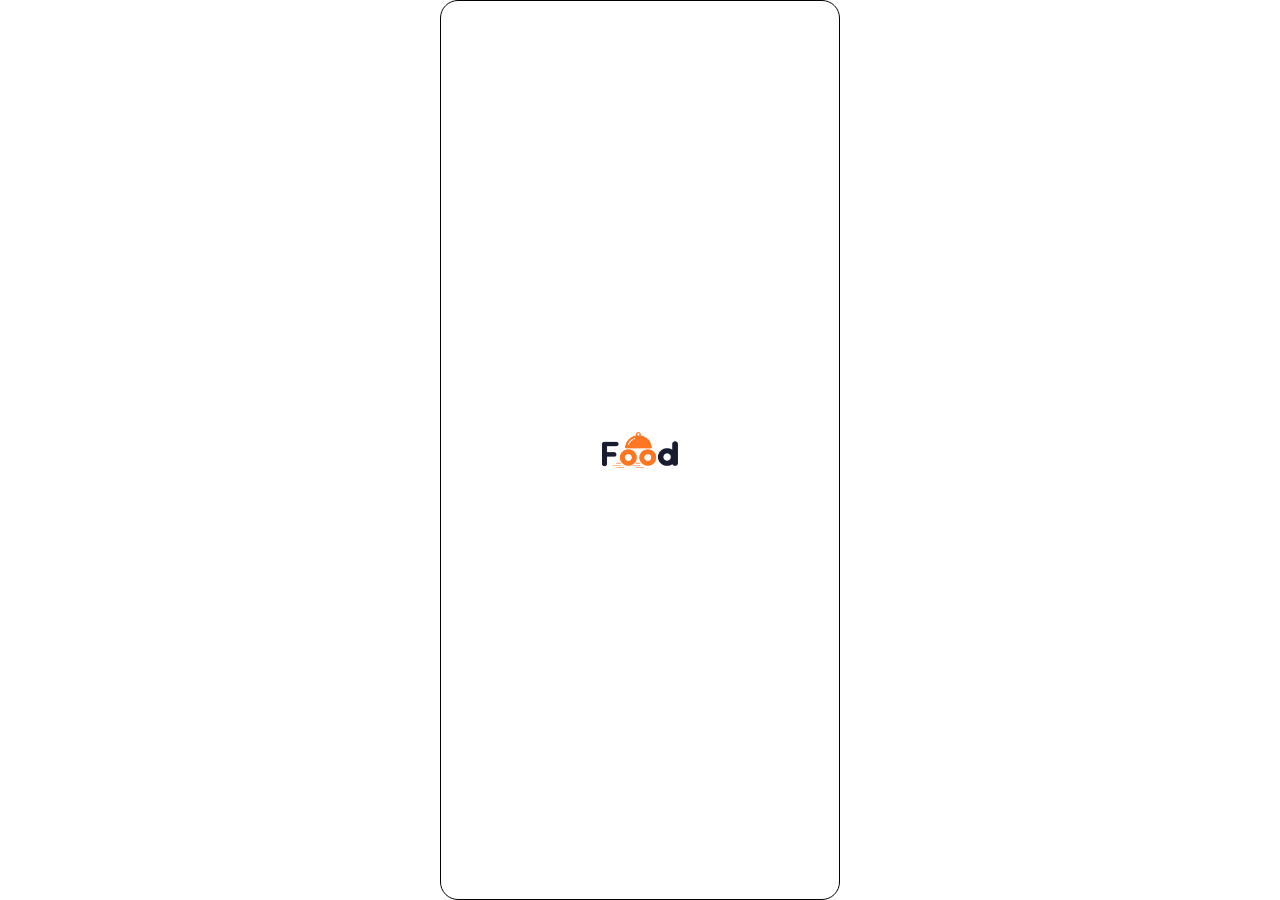
<file: index.html>
<!DOCTYPE html>
<html lang="es">
<head>
    <meta charset="UTF-8">
    <meta name="viewport" content="width=device-width, initial-scale=1.0">
    <title>Prueba2</title>

    <link rel="stylesheet" href="config.css">
    <link rel="stylesheet" href="index.css">
    <link rel="stylesheet" href="login/login.css">

</head>
<body>

    <section class="cargador">

            <a href="login/banner1.html">
                <img src="assets/Logo.png" alt="">
            </a>
        
    </section>
    
</body>
</html>
</file>
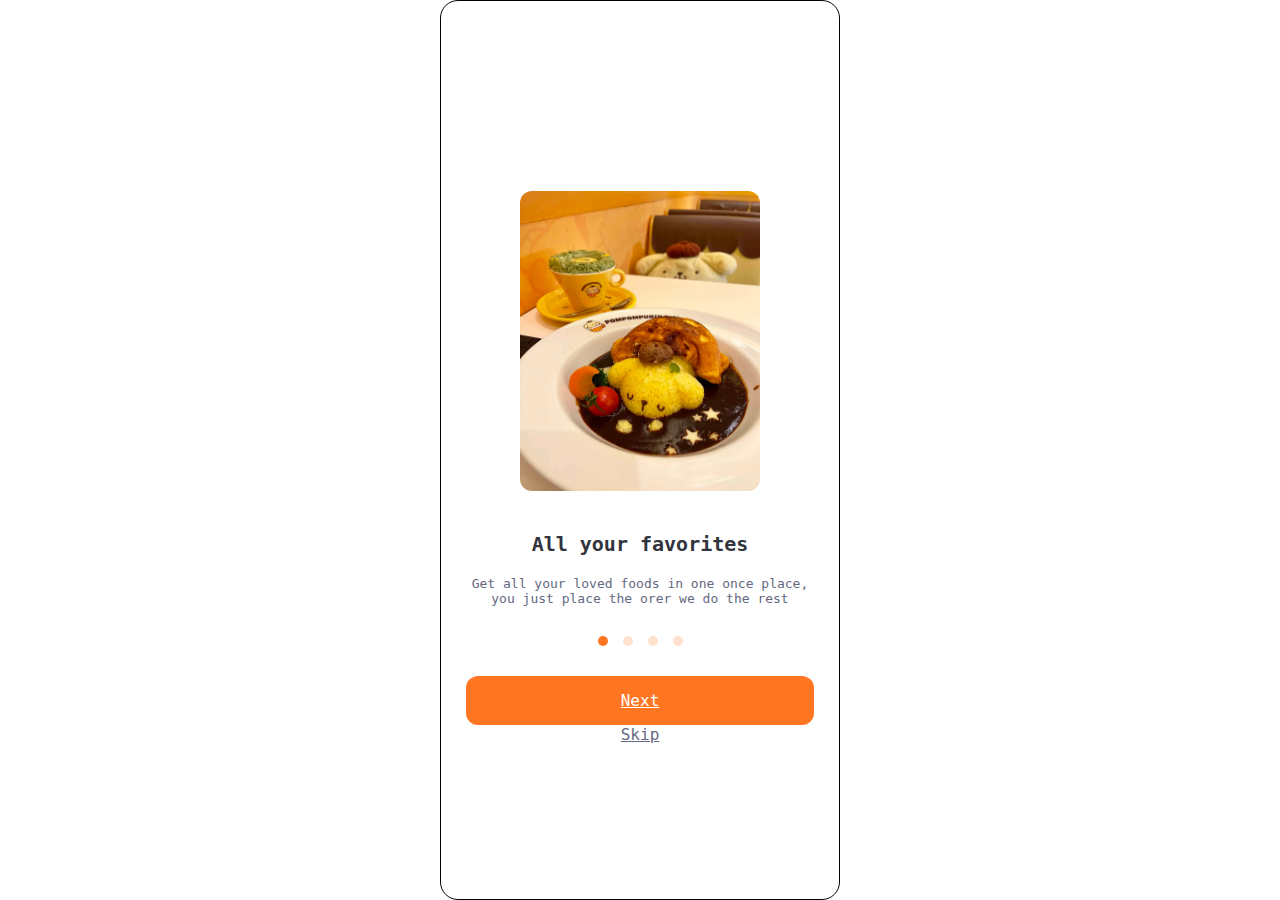
<file: login/banner1.html>
<!DOCTYPE html>
<html lang="es">
<head>
    <meta charset="UTF-8">
    <meta name="viewport" content="width=device-width, initial-scale=1.0">
    <title>banner1</title>

    <link rel="stylesheet" href="banner1.css">
    <link rel="stylesheet" href="../config.css">

</head>
<body>
   
    <section class="seccion-banner1">
        <div class="img-banner">
            <img src="../assets/food1.png" alt="">
            <h2>All your favorites</h2>
            <p>Get all your loved foods in one     once place,
            you just place the orer we do the rest</p>
                <div class="div-puntos">
                    <a href="" class="punto1"></a>
                    <a href="" class="punto2"></a>
                    <a href="" class="punto3"></a>
                    <a href="" class="punto4"></a>
                </div>

            <a href="banner2.html" class="btn-next">Next</a>
            <a href="../index.html"class="btn-skip">Skip</a>

        </div>

    </section>

</body>
</html>
</file>
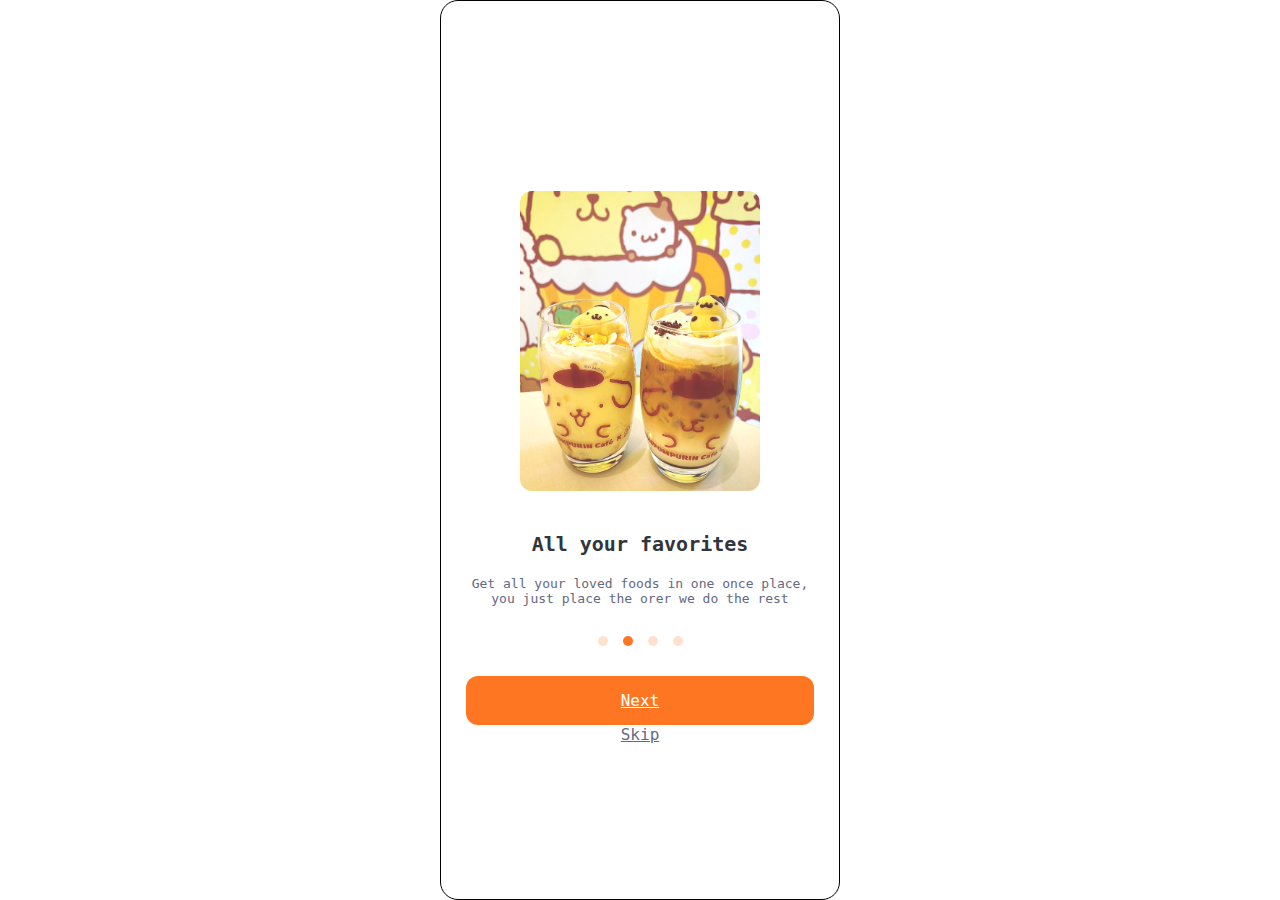
<file: login/banner2.html>
<!DOCTYPE html>
<html lang="es">
<head>
    <meta charset="UTF-8">
    <meta name="viewport" content="width=device-width, initial-scale=1.0">
    <title>banner2</title>

    <link rel="stylesheet" href="banner2.css">
    <link rel="stylesheet" href="../config.css">

</head>
<body>
   
    <section class="seccion-banner2">
        <div class="img-banner">
            <img src="../assets/food2.png" alt="">
            <h2>All your favorites</h2>
            <p>Get all your loved foods in one     once place,
            you just place the orer we do the rest</p>
                <div class="div-puntos">
                    <a href="" class="punto1"></a>
                    <a href="" class="punto2"></a>
                    <a href="" class="punto3"></a>
                    <a href="" class="punto4"></a>
                </div>

            <a href="banner3.html" class="btn-next">Next</a>
            <a href="../index.html"class="btn-skip">Skip</a>

        </div>

    </section>

</body>
</html>
</file>
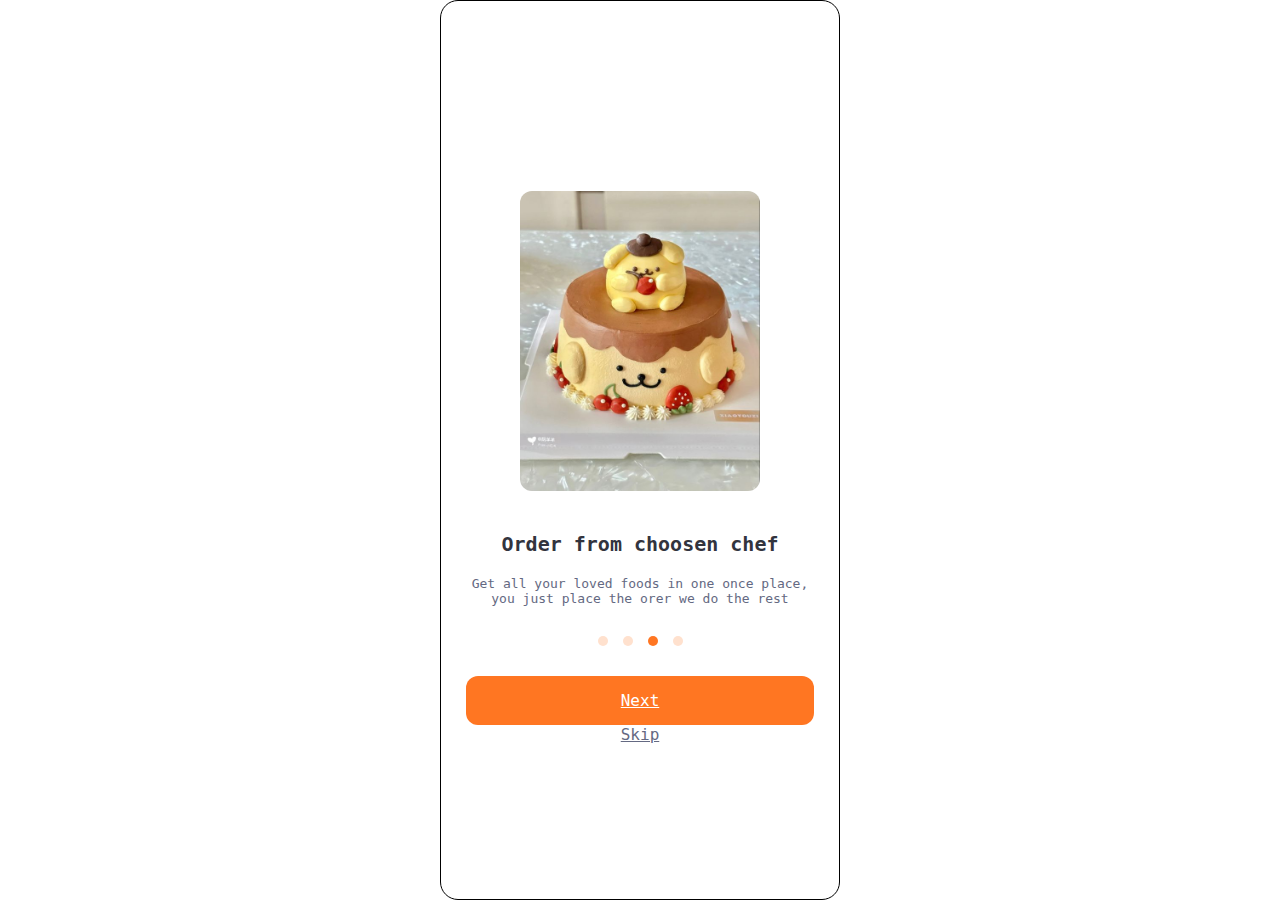
<file: login/banner3.html>
<!DOCTYPE html>
<html lang="es">
<head>
    <meta charset="UTF-8">
    <meta name="viewport" content="width=device-width, initial-scale=1.0">
    <title>banner3</title>

    <link rel="stylesheet" href="banner3.css">
    <link rel="stylesheet" href="../config.css">

</head>
<body>
   
    <section class="seccion-banner3">
        <div class="img-banner">
            <img src="../assets/food3.png" alt="">
            <h2>Order from choosen chef</h2>
            <p>Get all your loved foods in one     once place,
            you just place the orer we do the rest</p>
                <div class="div-puntos">
                    <a href="" class="punto1"></a>
                    <a href="" class="punto2"></a>
                    <a href="" class="punto3"></a>
                    <a href="" class="punto4"></a>
                </div>

            <a href="banner4.html" class="btn-next">Next</a>
            <a href="../index.html"class="btn-skip">Skip</a>

        </div>

    </section>

</body>
</html>
</file>
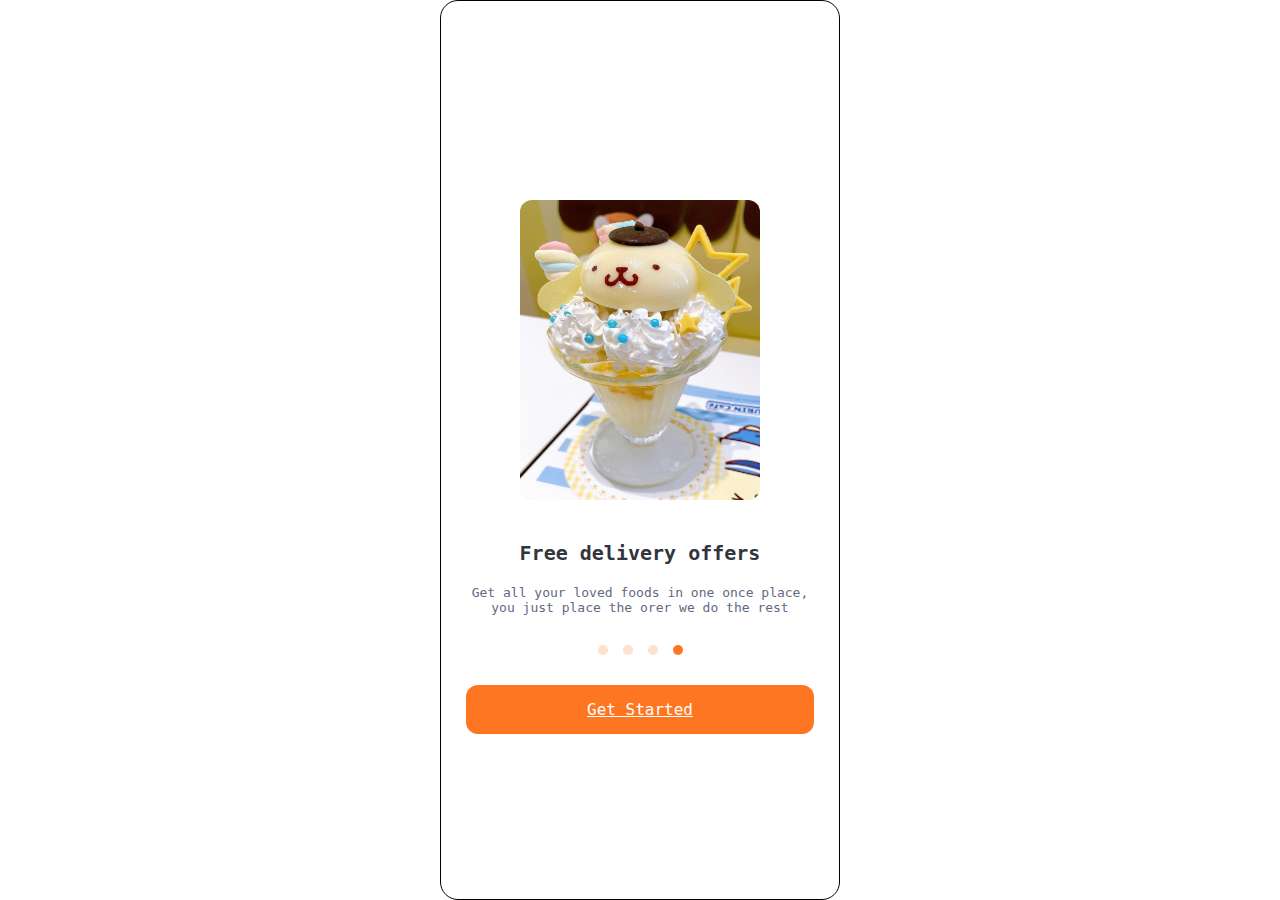
<file: login/banner4.html>
<!DOCTYPE html>
<html lang="es">
<head>
    <meta charset="UTF-8">
    <meta name="viewport" content="width=device-width, initial-scale=1.0">
    <title>banner4</title>

    <link rel="stylesheet" href="banner4.css">
    <link rel="stylesheet" href="../config.css">

</head>
<body>
   
    <section class="seccion-banner4">
        <div class="img-banner">
            <img src="../assets/food4.png" alt="">
            <h2>Free delivery offers</h2>
            <p>Get all your loved foods in one     once place,
            you just place the orer we do the rest</p>
                <div class="div-puntos">
                    <a href="" class="punto1"></a>
                    <a href="" class="punto2"></a>
                    <a href="" class="punto3"></a>
                    <a href="" class="punto4"></a>
                </div>

            <a href="../login/login.html" class="btn-started">Get Started</a>

        </div>

    </section>

</body>
</html>
</file>
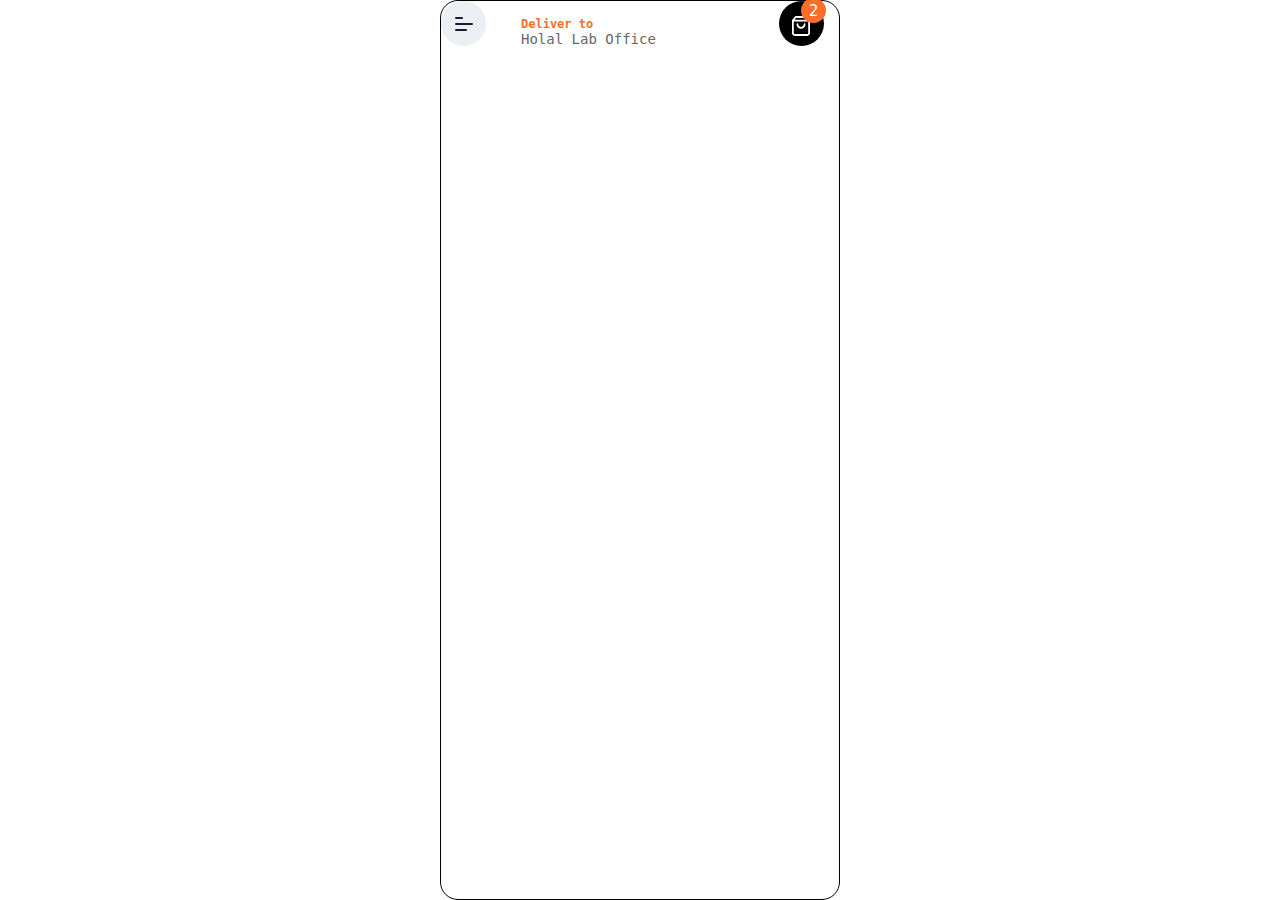
<file: login/login.html>
<!DOCTYPE html>
<html lang="es">
<head>
    <meta charset="UTF-8">
    <meta name="viewport" content="width=device-width, initial-scale=1.0">
    <title>login</title>

    <!--Enlaces-->
    <link rel="stylesheet" href="../header/header.css">

    <link rel="stylesheet" href="../index.css">
    <link rel="stylesheet" href="../config.css">

</head>
<body>

    <header class="header">
        <div class="btn-menu"> 
            <img src="../header/Menu.svg" alt="">
        </div>
        <span class="txt-naranja">Deliver to</span>
        <span class="txt-negro">Holal Lab Office</span>

        <div class="btn-car">
            <img class="btn-icon" src="../header/Icon.svg" alt="">
            <div class="cantidad-car">2</div>
            </div>
    </header>
    
</body>
</html>
</file>
<file: config.css>
*{

    padding: 0;
    margin: 0;
    box-sizing: border-box;

}

html {

    font-size: 10px;
    font-family: monospace;
    
}

body {

    margin: auto;
    width: 100%;
    max-width: 400px;
    height: 100vh;
    border: 1px solid black;
    border-radius: 18px;
    
}
</file>
<file: index.css>
body {

    width: 100%;
    max-width: 40rem;
    margin: auto;

}
</file>
<file: login/login.css>
.cargador, .cargador a {

    height: 100%;

    display: flex;
    align-items: center;
    justify-content: center;

}

.cargador img {

    width: 7.571rem;
    height: 3.68rem;

}

html, body {

    height: 100%;
    width: 100%;
    margin: 1px solid black;
    padding: 0;
    
  }
</file>
<file: login/banner1.css>
.seccion-banner1 {

    height: 100%;
    display: flex;
    flex-direction: column;
    justify-content: center;
    text-align: center;
    padding: 0 2.5rem;

}


.img-banner img {

    width: 100%;
    margin-top: 10%;
    max-width: 24rem;
    height: 30rem;
    border-radius: 12px;

}

.seccion-banner1 h2{

    font-size: 2rem;
    margin-top: 39px;
    color: rgba(50, 52, 62, 1);

}

.seccion-banner1 p {

    font-size: 1.3rem;
    margin-top: 2rem;
    color: #646982;

}

.div-puntos {

    width: 100%;
    height: 3rem;
    display: flex;
    justify-content: center;
    gap: 1.5rem;
    padding: 3rem 0;

}

.div-puntos a {

    display: block;
    width: 1rem;
    height: 1rem;
    border-radius: 100%;
    background-color: #FFE1CE;

}

.div-puntos .punto1 {

    background-color: #ff7622;

}

.div-puntos .punto2 {

    background-color: rgba(255, 225, 206, 1);

}

.div-puntos .punto3 {

    background-color: rgba(255, 225, 206, 1);

}

.div-puntos .punto4 {

    background-color: rgba(255, 225, 206, 1);

}

.btn-next {

    display: block;
    width: 100%;
    background-color: #ff7622;
    color: white;
    border-radius: 12px;
    padding: 1.5rem 0;
    font-size: 1.6rem;
    margin-top: 1rem;
    font-weight: 70;

}

.btn-skip {

    font-size: 1.6rem;
    font-weight: 400;
    color: #646982;
    margin-top: 1rem;

}
</file>
<file: login/banner2.css>
.seccion-banner2 {

    height: 100%;
    display: flex;
    flex-direction: column;
    justify-content: center;
    text-align: center;
    padding: 0 2.5rem;

}


.img-banner img {

    width: 100%;
    margin-top: 10%;
    max-width: 24rem;
    height: 30rem;
    border-radius: 12px;

}

.seccion-banner2 h2{

    font-size: 2rem;
    margin-top: 39px;
    color: rgba(50, 52, 62, 1);

}

.seccion-banner2 p {

    font-size: 1.3rem;
    margin-top: 2rem;
    color: #646982;

}

.div-puntos {

    width: 100%;
    height: 3rem;
    display: flex;
    justify-content: center;
    gap: 1.5rem;
    padding: 3rem 0;

}

.div-puntos a {

    display: block;
    width: 1rem;
    height: 1rem;
    border-radius: 100%;
    background-color: #FFE1CE;

}

.div-puntos .punto1 {

    background-color: rgba(255, 225, 206, 1);

}

.div-puntos .punto2 {

    background-color: #ff7622;

}

.div-puntos .punto3 {

    background-color: rgba(255, 225, 206, 1);

}

.div-puntos .punto4 {

    background-color: rgba(255, 225, 206, 1);

}

.btn-next {

    display: block;
    width: 100%;
    background-color: #ff7622;
    color: white;
    border-radius: 12px;
    padding: 1.5rem 0;
    font-size: 1.6rem;
    margin-top: 1rem;
    font-weight: 70;

}

.btn-skip {

    font-size: 1.6rem;
    font-weight: 400;
    color: #646982;
    margin-top: 1rem;

}
</file>
<file: login/banner3.css>
.seccion-banner3 {

    height: 100%;
    display: flex;
    flex-direction: column;
    justify-content: center;
    text-align: center;
    padding: 0 2.5rem;

}


.img-banner img {

    width: 100%;
    margin-top: 10%;
    max-width: 24rem;
    height: 30rem;
    border-radius: 12px;

}

.seccion-banner3 h2{

    font-size: 2rem;
    margin-top: 39px;
    color: rgba(50, 52, 62, 1);

}

.seccion-banner3 p {

    font-size: 1.3rem;
    margin-top: 2rem;
    color: #646982;

}

.div-puntos {

    width: 100%;
    height: 3rem;
    display: flex;
    justify-content: center;
    gap: 1.5rem;
    padding: 3rem 0;

}

.div-puntos a {

    display: block;
    width: 1rem;
    height: 1rem;
    border-radius: 100%;
    background-color: #FFE1CE;

}

.div-puntos .punto1 {

    background-color: rgba(255, 225, 206, 1);

}

.div-puntos .punto2 {

    background-color: rgba(255, 225, 206, 1);

}

.div-puntos .punto3 {

    background-color: #ff7622;

}

.div-puntos .punto4 {

    background-color: rgba(255, 225, 206, 1);

}

.btn-next {

    display: block;
    width: 100%;
    background-color: #ff7622;
    color: white;
    border-radius: 12px;
    padding: 1.5rem 0;
    font-size: 1.6rem;
    margin-top: 1rem;
    font-weight: 70;

}

.btn-skip {

    font-size: 1.6rem;
    font-weight: 400;
    color: #646982;
    margin-top: 1rem;

}
</file>
<file: login/banner4.css>
.seccion-banner4 {

    height: 100%;
    display: flex;
    flex-direction: column;
    justify-content: center;
    text-align: center;
    padding: 0 2.5rem;

}


.img-banner img {

    width: 100%;
    margin-top: 10%;
    max-width: 24rem;
    height: 30rem;
    border-radius: 12px;

}

.seccion-banner4 h2{

    font-size: 2rem;
    margin-top: 39px;
    color: rgba(50, 52, 62, 1);

}

.seccion-banner4 p {

    font-size: 1.3rem;
    margin-top: 2rem;
    color: #646982;

}

.div-puntos {

    width: 100%;
    height: 3rem;
    display: flex;
    justify-content: center;
    gap: 1.5rem;
    padding: 3rem 0;

}

.div-puntos a {

    display: block;
    width: 1rem;
    height: 1rem;
    border-radius: 100%;
    background-color: #FFE1CE;

}

.div-puntos .punto1 {

    background-color: rgba(255, 225, 206, 1);

}

.div-puntos .punto2 {

    background-color: rgba(255, 225, 206, 1);

}

.div-puntos .punto3 {

    background-color: rgba(255, 225, 206, 1);

}

.div-puntos .punto4 {

    background-color: #ff7622;

}

.btn-started {

    display: block;
    width: 100%;
    background-color: #ff7622;
    color: white;
    border-radius: 12px;
    padding: 1.5rem 0;
    font-size: 1.6rem;
    margin-top: 1rem;
    font-weight: 70;

}
</file>
<file: header/header.css>
.header {

    width: 100%;
    height: 6rem;

    display: grid;
    grid-template-columns: 6rem 1fr 6rem;
    grid-template-rows: 1fr 1fr;
    column-gap: 2rem;

}

.btn-menu {

    grid-row-start: 1;
    grid-row-end: 3;

    background-color: rgb(236, 240, 244);
    width: 4.5rem;
    height: 4.5rem;
    border-radius: 100%;

    display: flex;
    justify-content: center;
    align-items: center;

}

.txt-naranja {

    color: #fc6e2a;
    font-weight: 800;
    font-size: 1.2rem;

    grid-column-start: 2;
    grid-column-end: 3;
    grid-row-start: 1;
    grid-row-end: 2;

    display: flex;
    align-self: flex-end;

}

.txt-negro {

    color: #676767;
    font-weight: 400;
    font-size: 1.4rem;

    grid-column-start: 2;
    grid-column-end: 3;
    grid-row-start: 2;
    grid-row-end: 3;

}

.btn-car {

    grid-column-start: 3;
    grid-column-end: 4;
    grid-row-start: 1;
    grid-row-end: 3;

    background-color: black;
    width: 4.5rem;
    height: 4.5rem;
    border-radius: 100%; 
    position: relative;
    display: flex;
    justify-content: center;
    align-items: center;

}

.cantidad-car {

    width: 2.5rem;
    height: 2.5rem;
    background-color: #fc6e2a;
    border-radius: 100%;
    color: white;

    font-size: 1.6rem;

    display: flex;
    align-items: center;
    justify-content: center;

    position: absolute;
    right: -2px;
    top: -3px;

}

.btn-icon {

    width: 18px;
    height: 20px;

    position: absolute;
    top: 15px;
    left: 13px;
    border-width: 2px;

}
</file>
